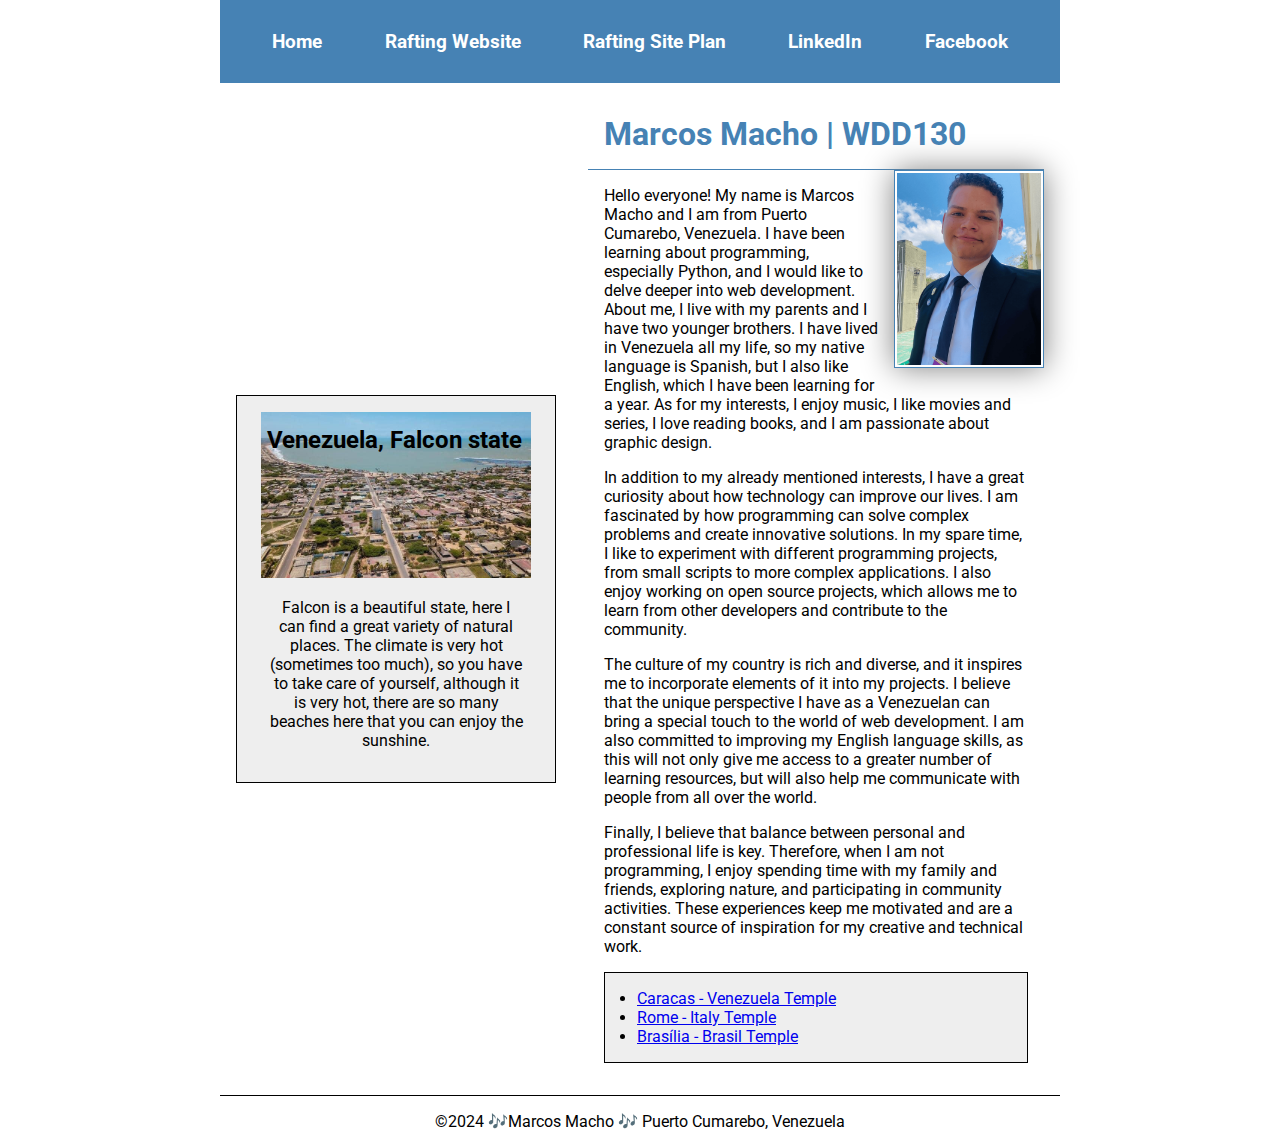
<file: index.html>
<!DOCTYPE html>
<html lang="en-US">
  <head>
    <meta charset="UTF-8" />
    <meta name="viewport" content="width=device-width, initial-scale=1.0" />
    <meta
      name="description"
      content="Marcos Macho | WDD130 - This Website was created for the purpose to learn about web development, but also you can find more information about me, like the things I like."
    />
    <meta name="author" content="Marcos Macho" />
    <link rel="stylesheet" href="styles/style.css" />
    <title>Marcos Macho | WDD 130</title>
  </head>
  <body>
    <header>
      <nav>
        <a href="#">Home</a>
        <a href="wwr/">Rafting Website</a>
        <a href="wwr/site-plan-rafting.html">Rafting Site Plan</a>
        <a href="https://linkedin.com">LinkedIn</a>
        <a href="https://facebook.com">Facebook</a>
      </nav>
    </header>
    <div class="grid">
      <main>
        <h1>Marcos Macho | WDD130</h1>
        <img
          src="images/profile.png"
          alt="Hello! My name is Marcos Macho"
          width="200"
        />
        <p>
          Hello everyone! My name is Marcos Macho and I am from Puerto Cumarebo,
          Venezuela. I have been learning about programming, especially Python,
          and I would like to delve deeper into web development. About me, I
          live with my parents and I have two younger brothers. I have lived in
          Venezuela all my life, so my native language is Spanish, but I also
          like English, which I have been learning for a year. As for my
          interests, I enjoy music, I like movies and series, I love reading
          books, and I am passionate about graphic design.
        </p>

        <p>
          In addition to my already mentioned interests, I have a great
          curiosity about how technology can improve our lives. I am fascinated
          by how programming can solve complex problems and create innovative
          solutions. In my spare time, I like to experiment with different
          programming projects, from small scripts to more complex applications.
          I also enjoy working on open source projects, which allows me to learn
          from other developers and contribute to the community.
        </p>
        <p>
          The culture of my country is rich and diverse, and it inspires me to
          incorporate elements of it into my projects. I believe that the unique
          perspective I have as a Venezuelan can bring a special touch to the
          world of web development. I am also committed to improving my English
          language skills, as this will not only give me access to a greater
          number of learning resources, but will also help me communicate with
          people from all over the world.
        </p>
        <p>
          Finally, I believe that balance between personal and professional life
          is key. Therefore, when I am not programming, I enjoy spending time
          with my family and friends, exploring nature, and participating in
          community activities. These experiences keep me motivated and are a
          constant source of inspiration for my creative and technical work.
        </p>
        <!-- List of my favorites temples -->
        <ul class="box indent">
          <li>
            <a
              href="https://www.churchofjesuschrist.org/temples/details/caracas-venezuela-temple?lang=eng"
              target="_blank"
              >Caracas - Venezuela Temple</a
            >
          </li>
          <li>
            <a
              href="https://www.churchofjesuschrist.org/temples/details/rome-italy-temple?lang=eng"
              target="_blank"
              >Rome - Italy Temple</a
            >
          </li>
          <li>
            <a
              href="https://www.churchofjesuschrist.org/temples/details/brasilia-brazil-temple?lang=eng"
              target="_blank"
              >Brasília - Brasil Temple</a
            >
          </li>
        </ul>
      </main>

      <aside class="box">
        <h2>Venezuela, Falcon state</h2>
        <img src="images/puntofijo.jpeg" alt="Punto Fijo City" />
        <p>
          Falcon is a beautiful state, here I can find a great variety of
          natural places. The climate is very hot (sometimes too much), so you
          have to take care of yourself, although it is very hot, there are so
          many beaches here that you can enjoy the sunshine.
        </p>
      </aside>
    </div>

    <footer>
      <p>©2024 🎶Marcos Macho 🎶 Puerto Cumarebo, Venezuela</p>
    </footer>
  </body>
  <!-- last update = 21/03/2024 -->
</html>
</file>
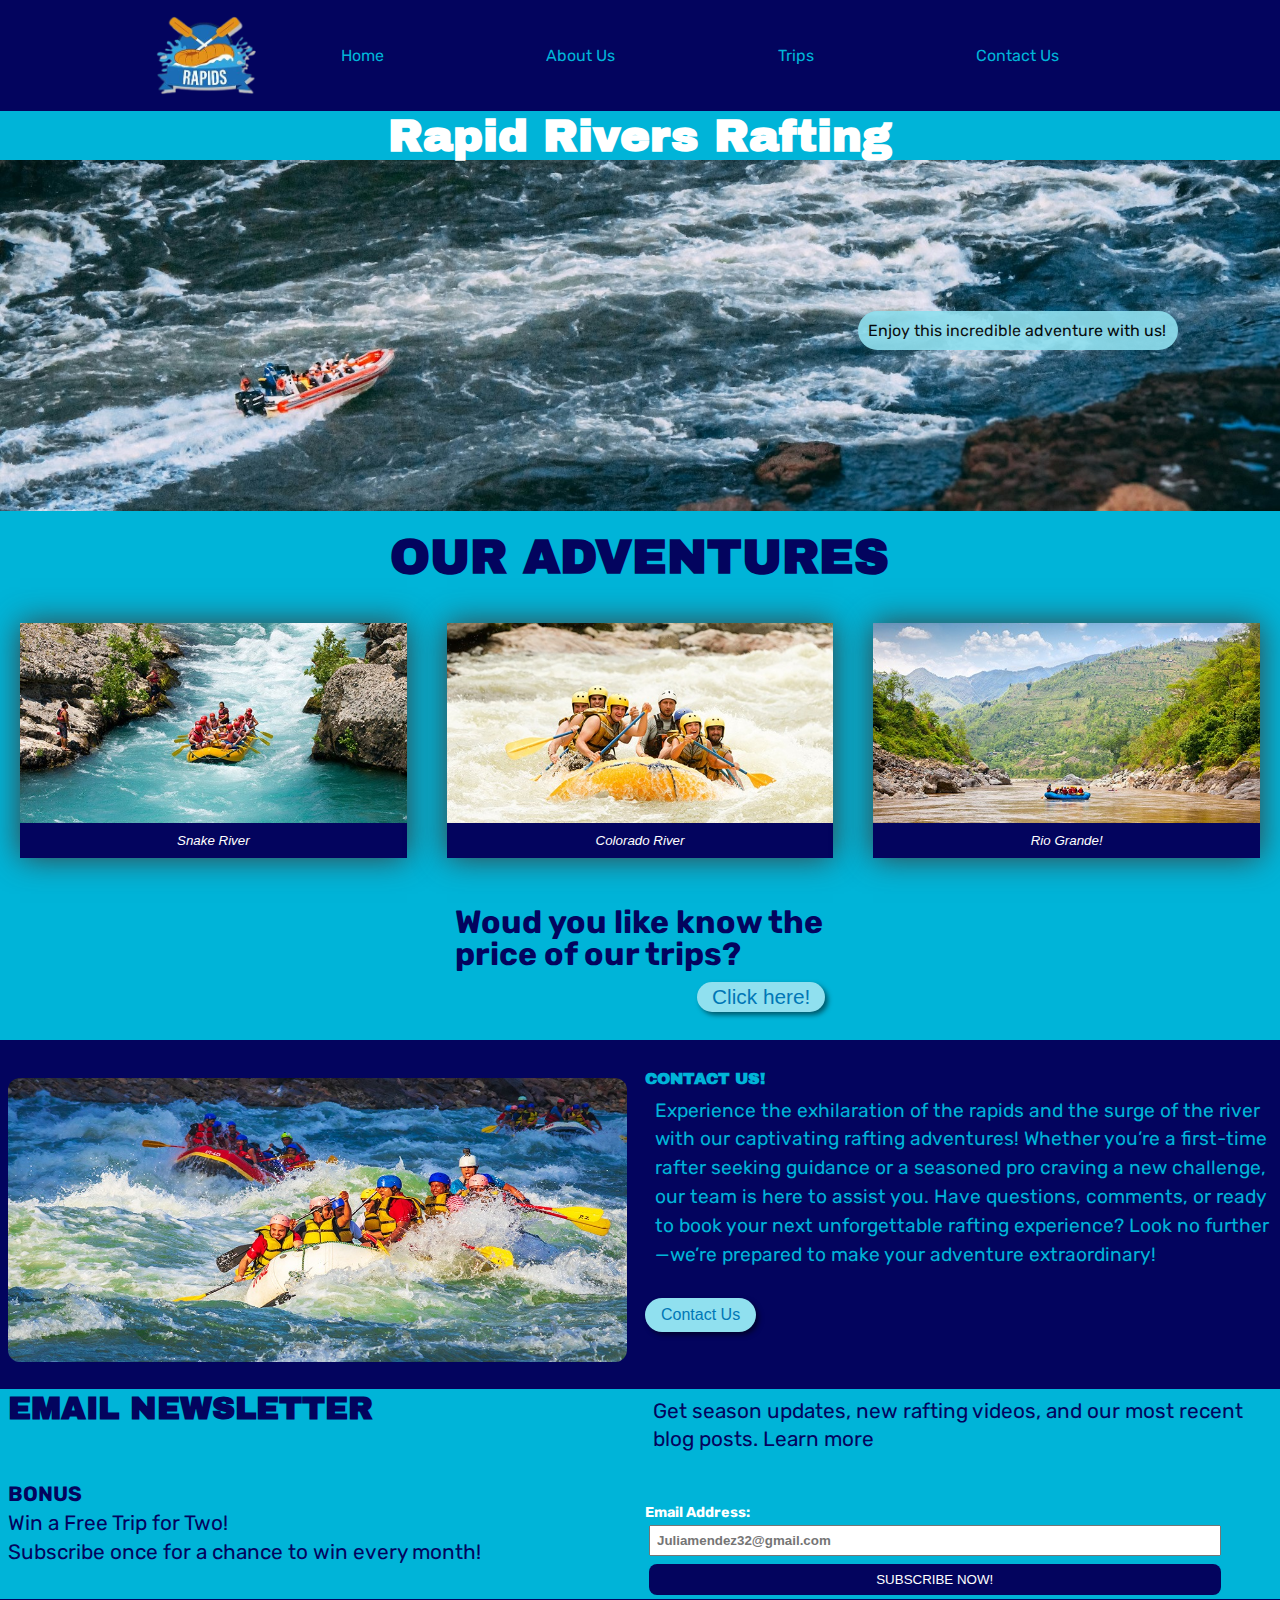
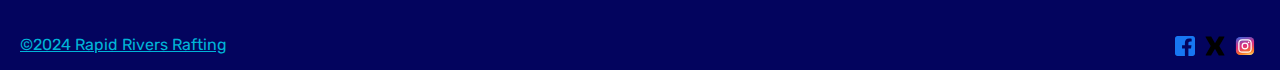
<file: wwr/index.html>
<!DOCTYPE html>
<html lang="en-us">
  <head>
    <meta charset="UTF-8" />
    <meta name="viewport" content="width=device-width, initial-scale=1.0" />
    <meta
      name="description"
      content="In this page the people has more information about the specific trips, adventures, and packages that the rafting company offers to clients."
    />
    <meta name="author" content="Marcos Macho" />
    <title>Home - Rapid Rivers Rafting</title>
    <link rel="stylesheet" href="styles/rafting.css" />
  </head>
<body>
    <!-- Nav-Bar -->
    <header class="about-header">
        <img src="images/logo.png" alt="Logo" />
        <nav class="navbar-header">
          <a href="index.html">Home</a>
          <a href="about.html">About Us</a>
          <a href="trips.html">Trips</a>
          <a href="contact.html">Contact Us</a>
        </nav>
      </header>
      <!-- Main Content -->
      <main>
        
        <!-- Background-image -->
        <section class="hero-index">
            <img src="images/background-home.jpg" alt="Rafting Image" class="background-image-index">
            <h1>Rapid Rivers Rafting</h1>
            <div class="moto2">
                <p>
                    Enjoy this incredible adventure with us!
                </p>
            </div>
        </section>
        
        <!-- Figure Section -->
        <section class="adventures">
            <h2>OUR ADVENTURES</h2>
            
            <figure>
                <img src="images/rafting1.jpg" alt="1">
                <figcaption>Snake River</figcaption>
            </figure>
            
            <figure>
                <img src="images/rafting2.jpg" alt="2">
                <figcaption>Colorado River</figcaption>
            </figure>
            
            <figure>
                <img src="images/rafting3.jpg" alt="3">
                <figcaption>Rio Grande!</figcaption>
            </figure>
            <br>
            <p><b>Woud you like know the price of our trips?</b><a href="trips.html"><button>Click here!</button></a></p>
        </section>
        
        <!-- History section -->
        <section class="history-index">
            <div class="indexcontent">
                <img src="images/rafting4.jpg" alt="Rafting history">
                <div>
                    <h4 style="text-align: left;">CONTACT US!</h4>
                    <p>Experience the exhilaration of the rapids and the surge of the river with our captivating rafting adventures! Whether you’re a first-time rafter seeking guidance or a seasoned pro craving a new challenge, our team is here to assist you. Have questions, comments, or ready to book your next unforgettable rafting experience? Look no further—we’re prepared to make your adventure extraordinary!</p>
                    <br>
                    <a href="contact.html"><button>Contact Us</button></a>
                </div>
            </div>
        </section>
        <br>
        <section class="indexcontent-form">
            <h3>EMAIL NEWSLETTER</h3>
            <p>Get season updates, new rafting videos, and our most recent blog posts. Learn more</p>
            <p><b>BONUS</b><br>Win a Free Trip for Two!<br>Subscribe once for a chance to win every month!</p>
            
            <!-- Form section -->
            <form action="your-submit-action-url" method="post">
                <label for="email">Email Address:</label>
                <input type="email" id="email" name="email" required placeholder="Juliamendez32@gmail.com"/>
                <br>
                <input class="newsletterbutton-index" type="submit" value="SUBSCRIBE NOW!"/>
            </form>
        </section>
        <br>
      </main>
      
      <!-- Footer -->
      <footer>
        <p>©2024 Rapid Rivers Rafting</p>
        <nav class="sociallinks">
          <a href="https://www.facebook.com">
            <img src="images/facebook.svg" alt="Facebook" />
          </a>
          <a href="https://twitter.com">
            <img src="images/x.svg" alt="X" />
          </a>
          <a href="https://www.instagram.com">
            <img src="images/instagram.svg" alt="Instagram" />
          </a>
        </nav>
      </footer>    
</body>
</html>
</file>
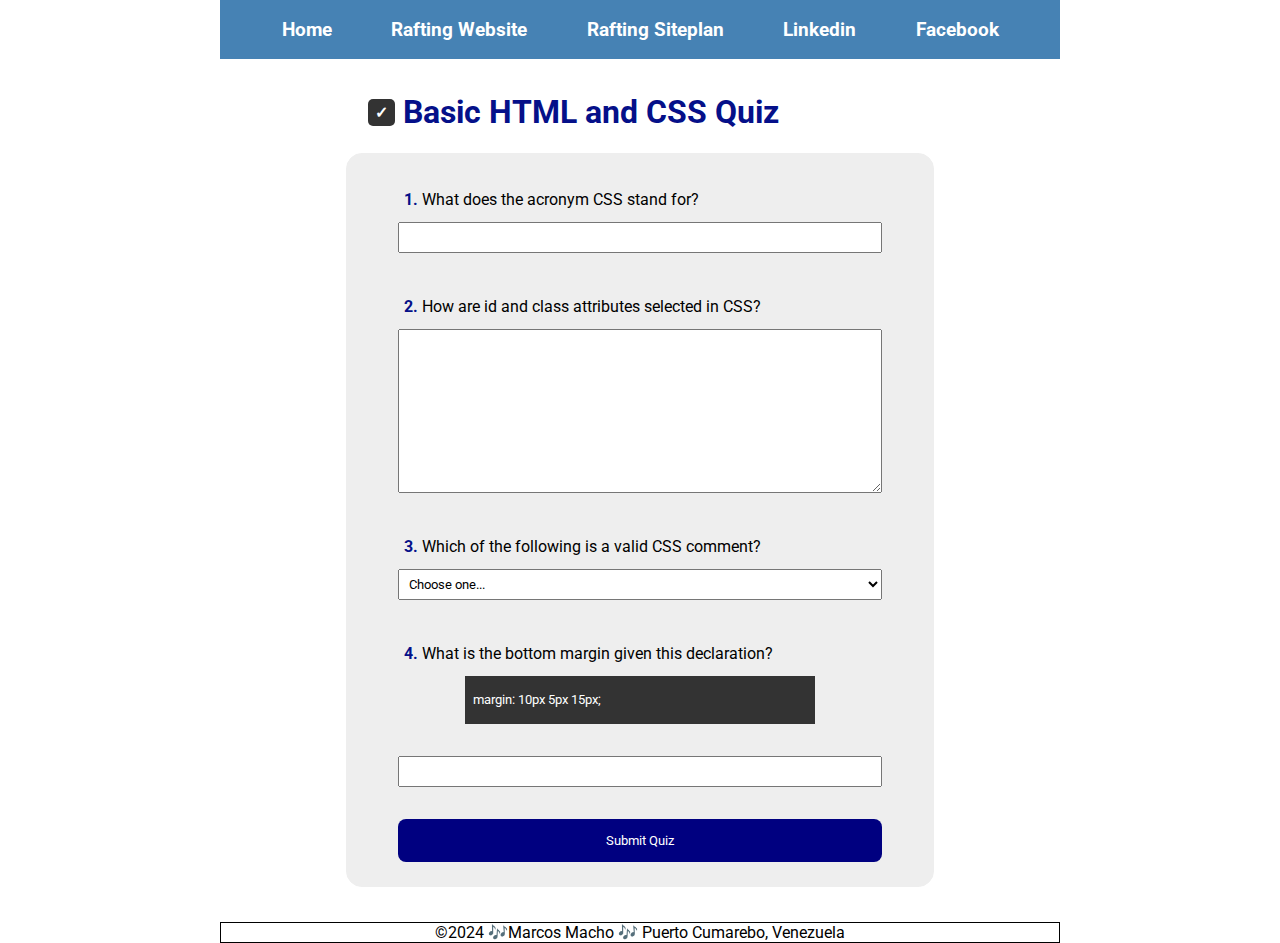
<file: quiz.html>
<!DOCTYPE html>
<html lang="en-us">
  <head>
    <meta charset="UTF-8">
    <meta name="viewport" content="width=device-width, initial-scale=1.0" />
    <meta
      name="description"
      content="This page is an HTML and CSS Quiz, usig the forms"
    />
    <meta name="author" content="Marcos Macho" />
    <title>Quiz HTML/CSS</title>
    <link rel="stylesheet" href="styles/quiz.css" />
  </head>
  <body>
    <header>
      <nav>
        <a href="#">Home</a>
        <a href="#">Rafting Website</a>
        <a href="#">Rafting Siteplan</a>
        <a href="#" target="_blank">Linkedin</a>
        <a href="#" target="_blank">Facebook</a>
      </nav>
    </header>

    <main>
      <div class="grid">
        <h1><span class="checkmark">✓</span> Basic HTML and CSS Quiz</h1>

        <!-- Form -->
        <form class="quiz">
          <!-- Question 1 -->
          <label for="q1">1. What does the acronym CSS stand for?</label>
          <input type="text" name="q1" id="q1" />
          <br />

          <!-- Question 2 -->
          <label for="q2">2. How are id and class attributes selected in CSS?</label>
          <textarea name="q2" id="q2" cols="30" rows="10"></textarea>
          <br />

          <!-- Question 3 -->
          <label for="q3">3. Which of the following is a valid CSS comment?</label>
          <select name="q3" id="q3">
            <option value="" disabled selected>Choose one...</option>
            <option value="1">/* This is a valid comment */</option>
            <option value="2">// This is a valid comment //</option>
            <option value="3"># This is not a valid comment #</option>
          </select>
          <br />

          <!-- Question 4 -->
          <label for="q4">4. What is the bottom margin given this declaration?</label>
          <span class="code">margin: 10px 5px 15px;</span>
          <br />
          <input type="number" name="q4" id="q4" />
          <br />

          <!-- Submit Button -->
          <button type="submit">Submit Quiz</button>
        </form>
        <br />
      </div>
    </main>

    <footer>
      <p>©2024 🎶Marcos Macho 🎶 Puerto Cumarebo, Venezuela</p>
    </footer>
  </body>
  <!-- last update = 28/03/2024 -->
</html>
</file>
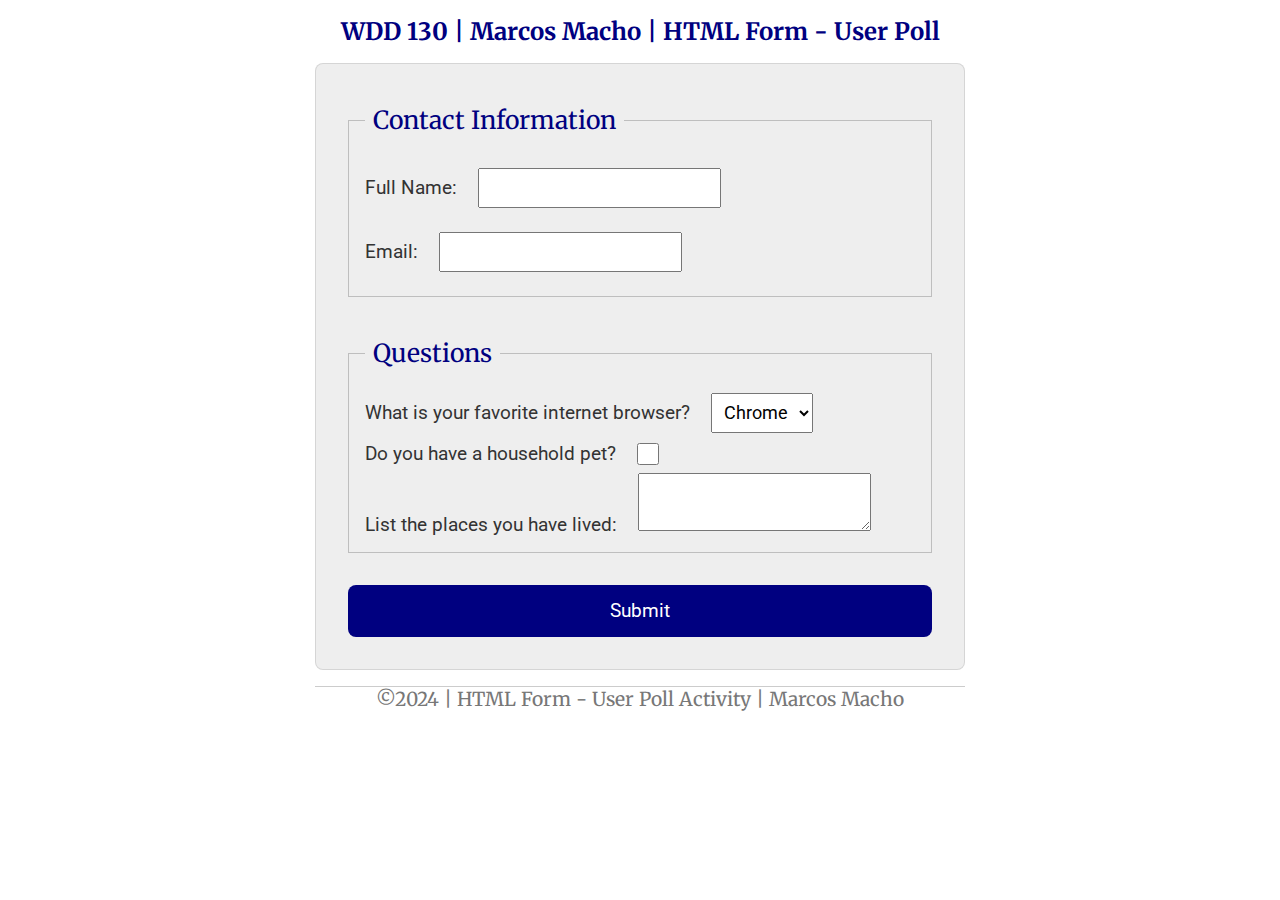
<file: week05/poll-form.html>
<!DOCTYPE html>
<html lang="en-us">
  <head>
    <meta charset="UTF-8" />
    <meta name="viewport" content="width=device-width, initial-scale=1.0" />
    <title>WDD 130 | HTML Form - User Poll</title>
    <link rel="stylesheet" href="poll-form.css" />
  </head>
  <body>
    <!-- Header -->
    <header>
      <h1>WDD 130 | Marcos Macho | HTML Form - User Poll</h1>
    </header>

    <!-- Main -->
    <main>
      <form>
        <fieldset>
          <legend>Contact Information</legend>
          <div class="form-item">
            <div class="column1">
              <label for="fullname">Full Name:</label>
              <input type="text" id="fullname" name="fullname" />
            </div>
          </div>
          <div class="form-item">
            <div class="column1">
              <label for="useremail">Email:</label>
              <input type="email" id="useremail" name="useremail" />
            </div>
          </div>
        </fieldset>

        <fieldset>
          <legend>Questions</legend>
          <div class="form-item">
            <div class="column2">
              <label for="browser"
                >What is your favorite internet browser?</label
              >
              <select name="browser" id="browser">
                <option value="chrome">Chrome</option>
                <option value="firefox">Firefox</option>
                <option value="safari">Safari</option>
                <option value="edge">Edge</option>
                <option value="brave">Brave</option>
                <option value="other">Other</option>
              </select>
            </div>
          </div>
          <div class="form-item">
            <div class="column2">
              <label for="pet">Do you have a household pet?</label>
              <input type="checkbox" id="pet" name="pet" />
            </div>
          </div>
          <div class="form-item">
            <div class="column2">
              <label for="feedback">List the places you have lived:</label>
              <textarea name="feedback" id="feedback"></textarea>
            </div>
          </div>
        </fieldset>

        <button type="submit">Submit</button>
      </form>
    </main>

    <!-- Footer -->
    <footer>
      <p>©2024 | HTML Form - User Poll Activity | Marcos Macho</p>
    </footer>
  </body>
</html>
</file>
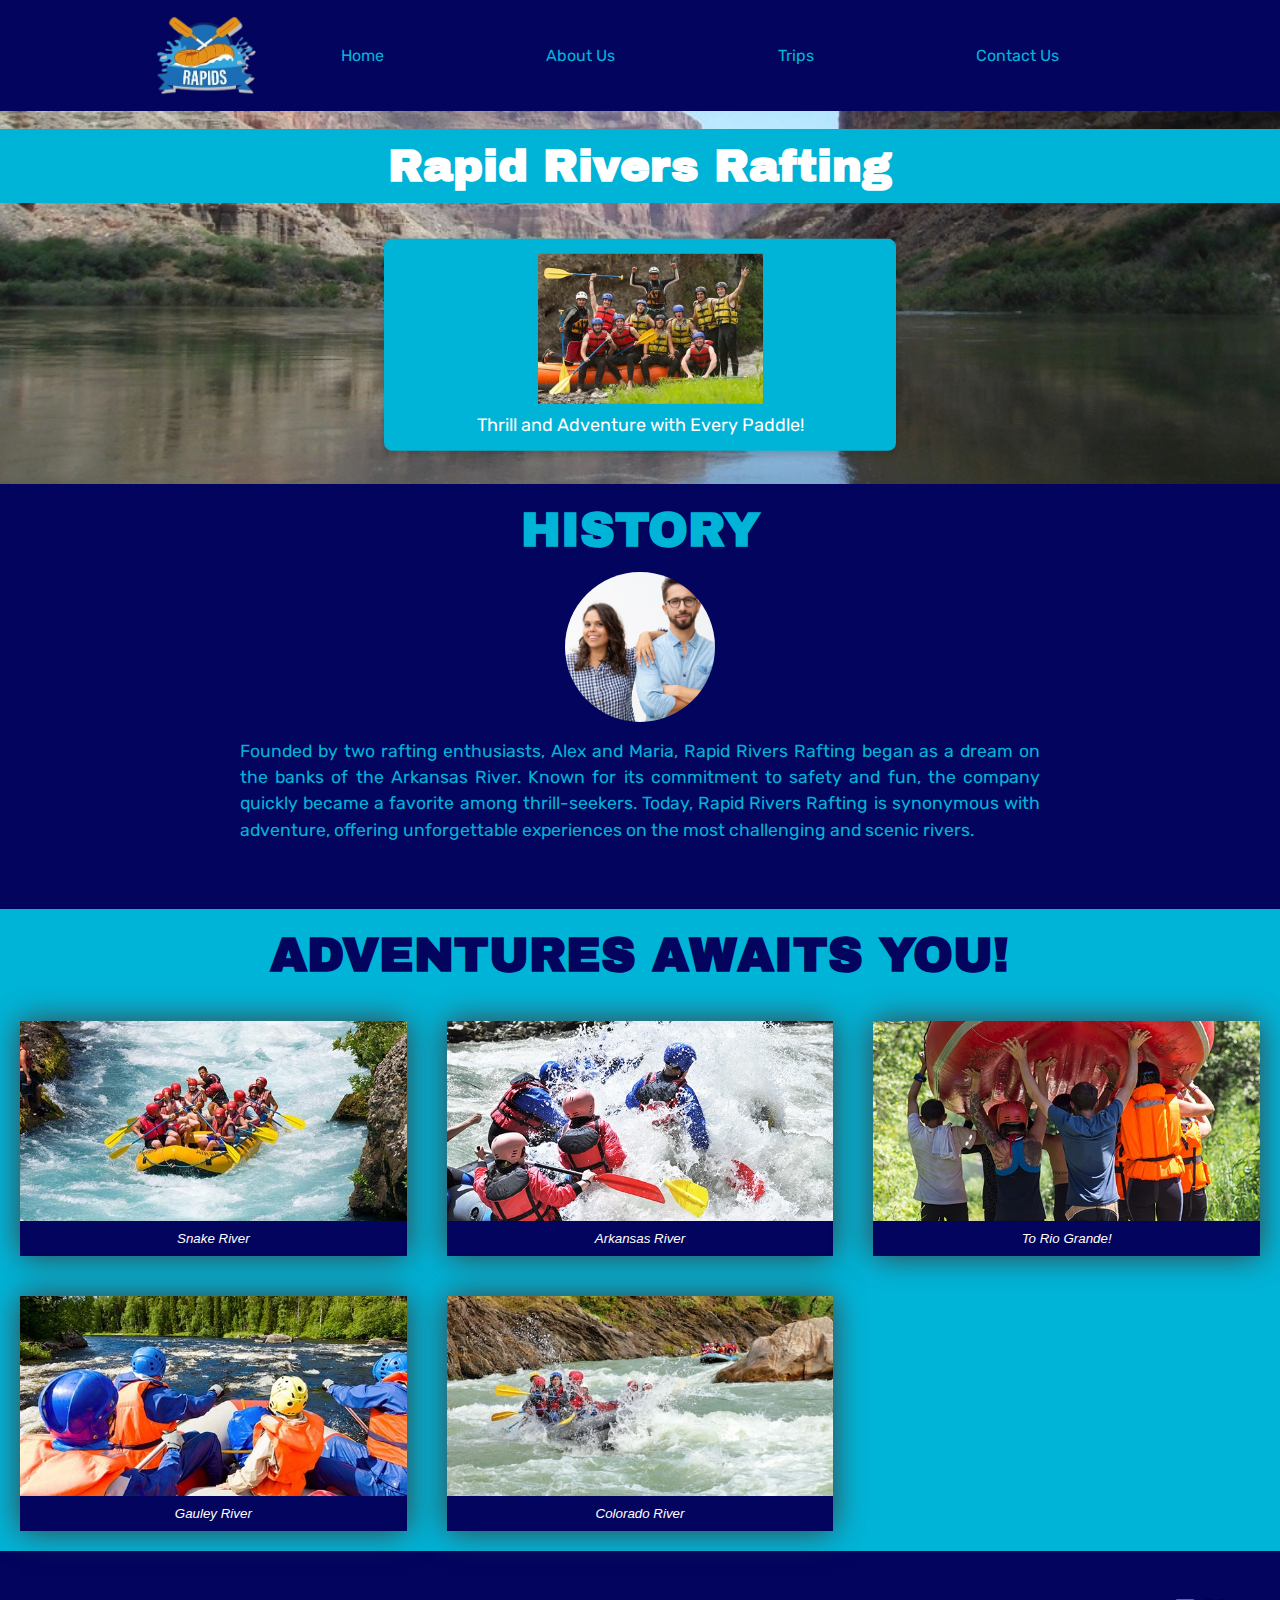
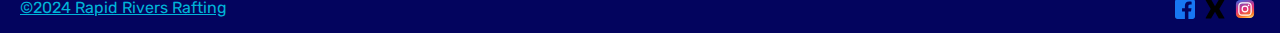
<file: wwr/about.html>
<!DOCTYPE html>
<html lang="en-us">
  <head>
    <meta charset="UTF-8">
    <meta name="viewport" content="width=device-width, initial-scale=1.0" />
    <meta
      name="description"
      content="Page for obtain more informationa about Rapid Rivers Rafting, here you will find more about us and our adventures"
    />
    <meta name="author" content="Marcos Macho" />
    <title>About Us - Rapid Rivers Rafting</title>
    <link rel="stylesheet" href="styles/rafting.css" />
  </head>
  <body>
    <header class="about-header">
      <img src="images/logo.png" alt="Logo" />
      <nav class="navbar-header">
        <a href="index.html"> Home</a>
        <a href="about.html"> About Us</a>
        <a href="trips.html"> Trips</a>
        <a href="contact.html"> Contact Us</a>
      </nav>
    </header>

    <main>
      <section class="hero">
        <img src="images/hero.jpg" alt="hero images" class="background-image" />
        <h1>Rapid Rivers Rafting</h1>
        <div class="clients">
          <img src="images/clients.jpg" alt="Happy customer" />
          <p>Thrill and Adventure with Every Paddle!</p>
        </div>
      </section>

      <section class="history">
        <h2>HISTORY</h2>
        <img src="images/founder.jpg" alt="founder of the company" />
        <p>
          Founded by two rafting enthusiasts, Alex and Maria, Rapid Rivers
          Rafting began as a dream on the banks of the Arkansas River. Known for
          its commitment to safety and fun, the company quickly became a
          favorite among thrill-seekers. Today, Rapid Rivers Rafting is
          synonymous with adventure, offering unforgettable experiences on the
          most challenging and scenic rivers.
        </p>
      </section>

      <section class="adventures">
        <h2>ADVENTURES AWAITS YOU!</h2>

        <figure>
          <img src="images/a1.jpg" alt="adventure 1" />
          <figcaption>Snake River</figcaption>
        </figure>

        <figure>
          <img src="images/a2.jpg" alt="adventure 2" />
          <figcaption>Arkansas River</figcaption>
        </figure>

        <figure>
          <img src="images/a3.jpg" alt="adventure 3" />
          <figcaption>To Rio Grande!</figcaption>
        </figure>

        <figure>
          <img src="images/a4.jpg" alt="adventure 4" />
          <figcaption>Gauley River</figcaption>
        </figure>

        <figure>
          <img src="images/a5.jpg" alt="adventure 5" />
          <figcaption>Colorado River</figcaption>
        </figure>
      </section>
    </main>

    <footer>
      <p>©2024 Rapid Rivers Rafting</p>

      <nav class="sociallinks">
        <a href="https://www.facebook.com">
          <img src="images/facebook.svg" alt="Facebook" />
        </a>
        <a href="https://twitter.com">
          <img src="images/x.svg" alt="X" />
        </a>
        <a href="https://www.instagram.com">
          <img src="images/instagram.svg" alt="Instagram" />
        </a>
      </nav>
    </footer>
  </body>
</html>
</file>
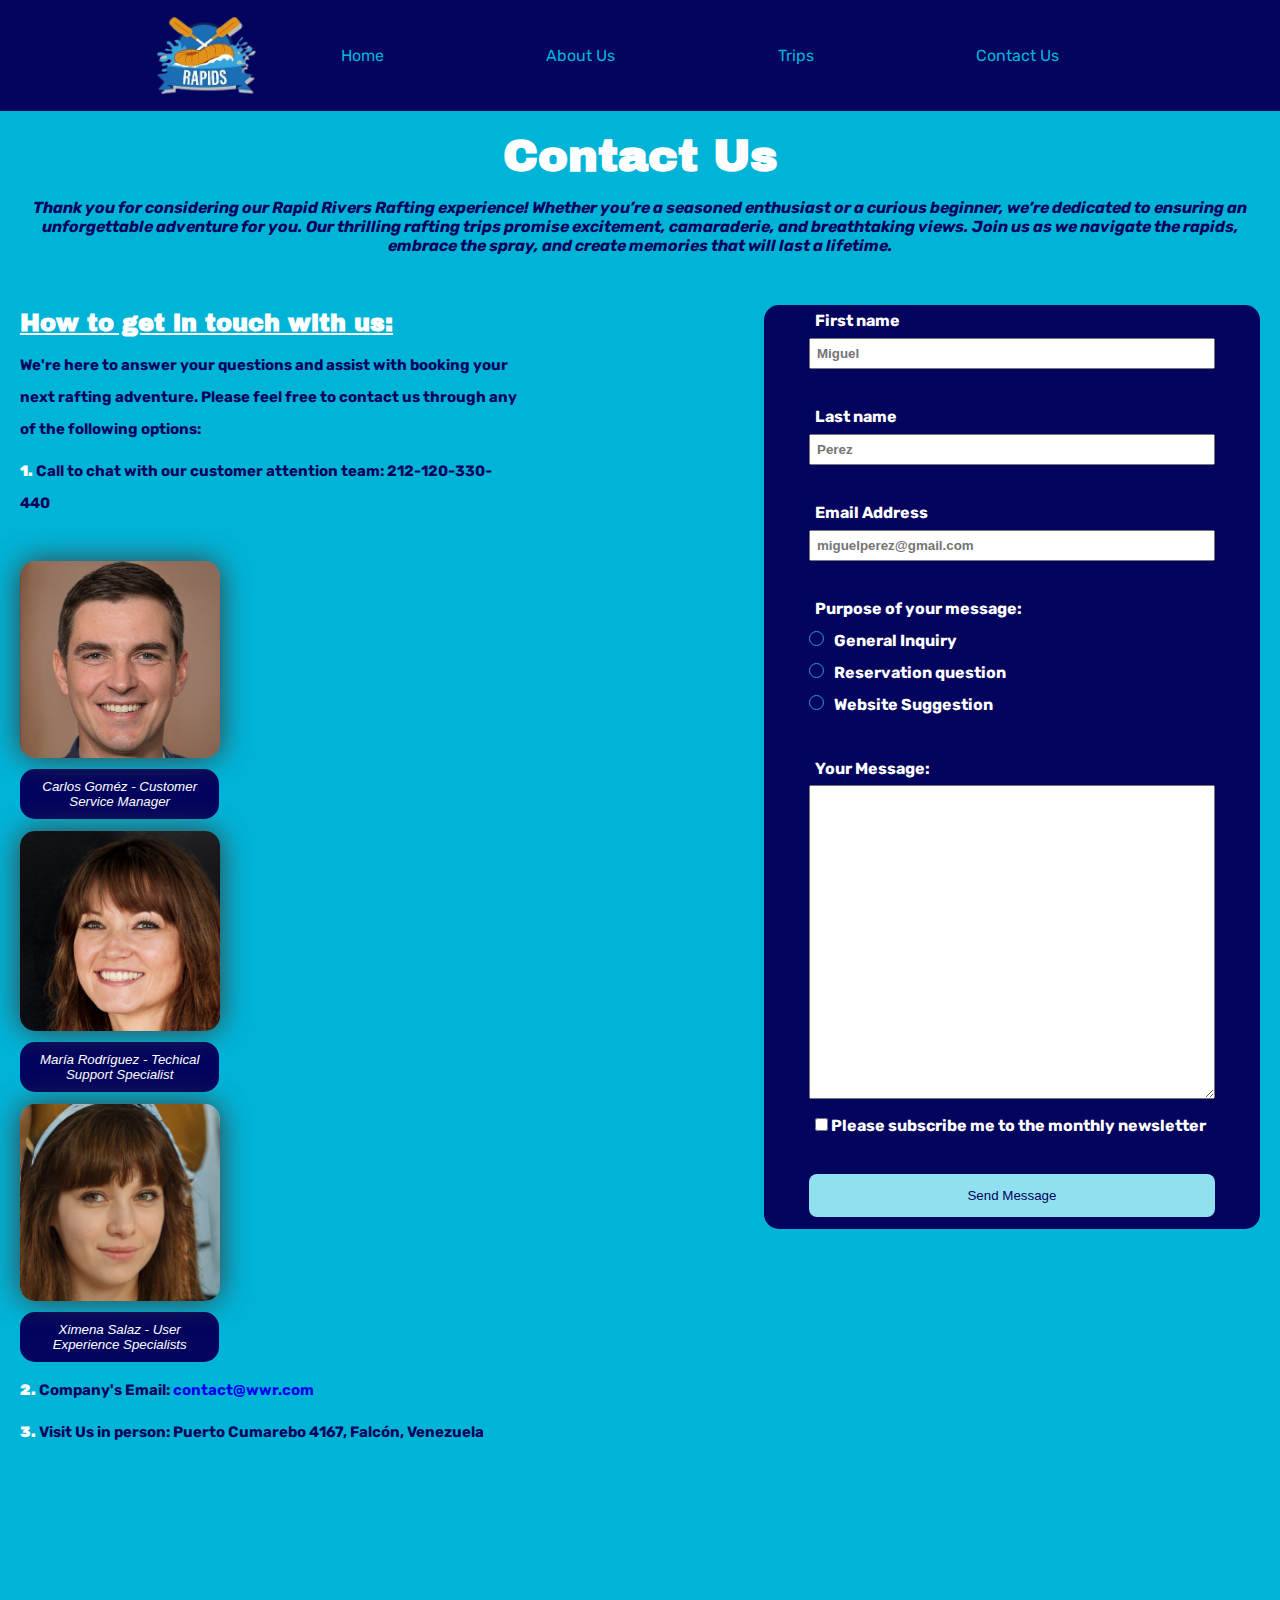
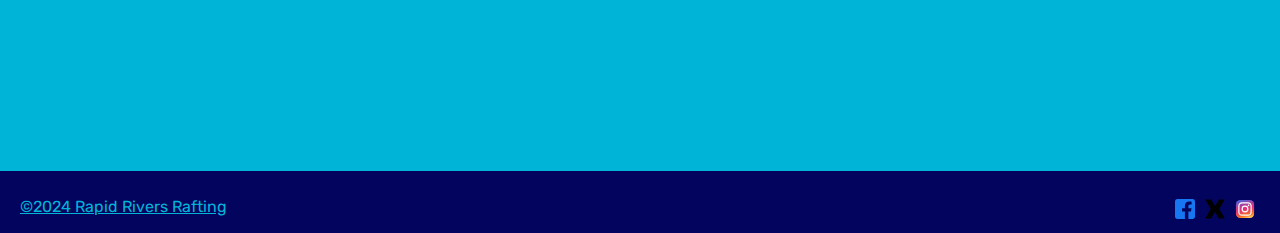
<file: wwr/contact.html>
<!DOCTYPE html>
<html lang="en-us">
  <head>
    <meta charset="UTF-8">
    <meta name="viewport" content="width=device-width, initial-scale=1.0" />
    <meta
      name="description"
      content="Page for contact us, here you can find information to get in touch with the team."
    />
    <meta name="author" content="Marcos Macho" />
    <title>Contact Us-Rapid Rivers Rafting</title>
    <link rel="stylesheet" href="styles/rafting.css" />
  </head>
  <body>
    <header class="about-header">
      <img src="images/logo.png" alt="Logo" />
      <nav class="navbar-header">
        <a href="index.html"> Home</a>
        <a href="about.html"> About Us</a>
        <a href="trips.html"> Trips</a>
        <a href="contact.html"> Contact Us</a>
      </nav>
    </header>

    <main>
      <section class="contact">
        <h1>Contact Us</h1>
        <p class="p1">
          Thank you for considering our Rapid Rivers Rafting experience! Whether
          you’re a seasoned enthusiast or a curious beginner, we’re dedicated to
          ensuring an unforgettable adventure for you. Our thrilling rafting
          trips promise excitement, camaraderie, and breathtaking views. Join us
          as we navigate the rapids, embrace the spray, and create memories that
          will last a lifetime.
        </p>
        <div class="contact-content">
          <section>
            <br />
            <h2>How to get in touch with us:</h2>
            <p class="p2">
              We're here to answer your questions and assist with booking your
              next rafting adventure. Please feel free to contact us through any
              of the following options:
            </p>
            <p class="p3">
              1. Call to chat with our customer attention team: 212-120-330-440
            </p>
            <br />
            <section class="customer-attention">
              <figure>
                <img src="images/employees1.jpg" alt="employees1" />
                <figcaption>Carlos Goméz - Customer Service Manager</figcaption>
              </figure>
              <figure>
                <img src="images/employees2.jpg" alt="employees2" />
                <figcaption>
                  María Rodríguez - Techical Support Specialist
                </figcaption>
              </figure>
              <figure>
                <img src="images/employees3.jpg" alt="employees3" />
                <figcaption>
                  Ximena Salaz - User Experience Specialists
                </figcaption>
              </figure>
            </section>
            <p class="p3">
              2. Company's Email:
              <a href="Rapidrivers@wwr.com">contact@wwr.com</a>
            </p>
            <p class="p3">
              3. Visit Us in person: Puerto Cumarebo 4167, Falcón, Venezuela
            </p>
            <br />
            <iframe
              class="map"
              src="https://www.google.com/maps/embed?pb=!1m14!1m8!1m3!1d1955.5116001857643!2d-69.383339!3d11.405861!3m2!1i1024!2i768!4f13.1!3m3!1m2!1s0x8e84234a880c01ad%3A0x7375c7c4f558d972!2sPuerto%20Cumarebo%2C%20Falc%C3%B3n!5e0!3m2!1ses!2sve!4v1711860410971!5m2!1ses!2sve"
              allowfullscreen=""
              loading="lazy"
              referrerpolicy="no-referrer-when-downgrade"
            >
            </iframe>
          </section>

          <form class="box-form">
            <label for="name">First name</label>
            <input type="text" class="name" id="name" placeholder="Miguel" />
            <br />
            <br />

            <label for="lastname">Last name</label>
            <input
              type="text"
              class="lastname"
              id="lastname"
              placeholder="Perez"
            />
            <br />
            <br />

            <label for="email">Email Address</label>
            <br />
            <input
              type="email"
              class="email"
              id="email"
              placeholder="miguelperez@gmail.com"
            />
            <br />
            <br />

            <div class="radio-group">
              <label>Purpose of your message:</label>
              <br />
              <input
                type="radio"
                id="generalInquiry"
                name="purpose"
                value="generalInquiry"
              />
              <label for="generalInquiry">General Inquiry</label>
              <br/>

              <input
                type="radio"
                id="reservationQuestion"
                name="purpose"
                value="reservation Question"
              />
              <label for="reservationQuestion">Reservation question</label
              ><br/>

              <input
                type="radio"
                id="websiteSuggestion"
                name="purpose"
                value="Website Suggestion"
              />
              <label for="websiteSuggestion">Website Suggestion</label>
              <br>

            </div>
            <br />
            <label for="message">Your Message:</label>
            <br />
            <textarea class="message" id="message" rows="20"></textarea>
            <br />
            <label>
              <input type="checkbox" name="subscribeNewsletter" id="yes" />
              Please subscribe me to the monthly newsletter
            </label>
            <br />
            <br />
            <input 
              class="contactContentbutton"
              type="submit"
              value="Send Message"
            />
          </form>
        </div>
      </section>
    </main>

    <footer>
      <p>©2024 Rapid Rivers Rafting</p>

      <nav class="sociallinks">
        <a href="https://www.facebook.com">
          <img src="images/facebook.svg" alt="Facebook" />
        </a>
        <a href="https://twitter.com">
          <img src="images/x.svg" alt="X" />
        </a>
        <a href="https://www.instagram.com">
          <img src="images/instagram.svg" alt="Instagram" />
        </a>
      </nav>
    </footer>
  </body>
</html>
</file>
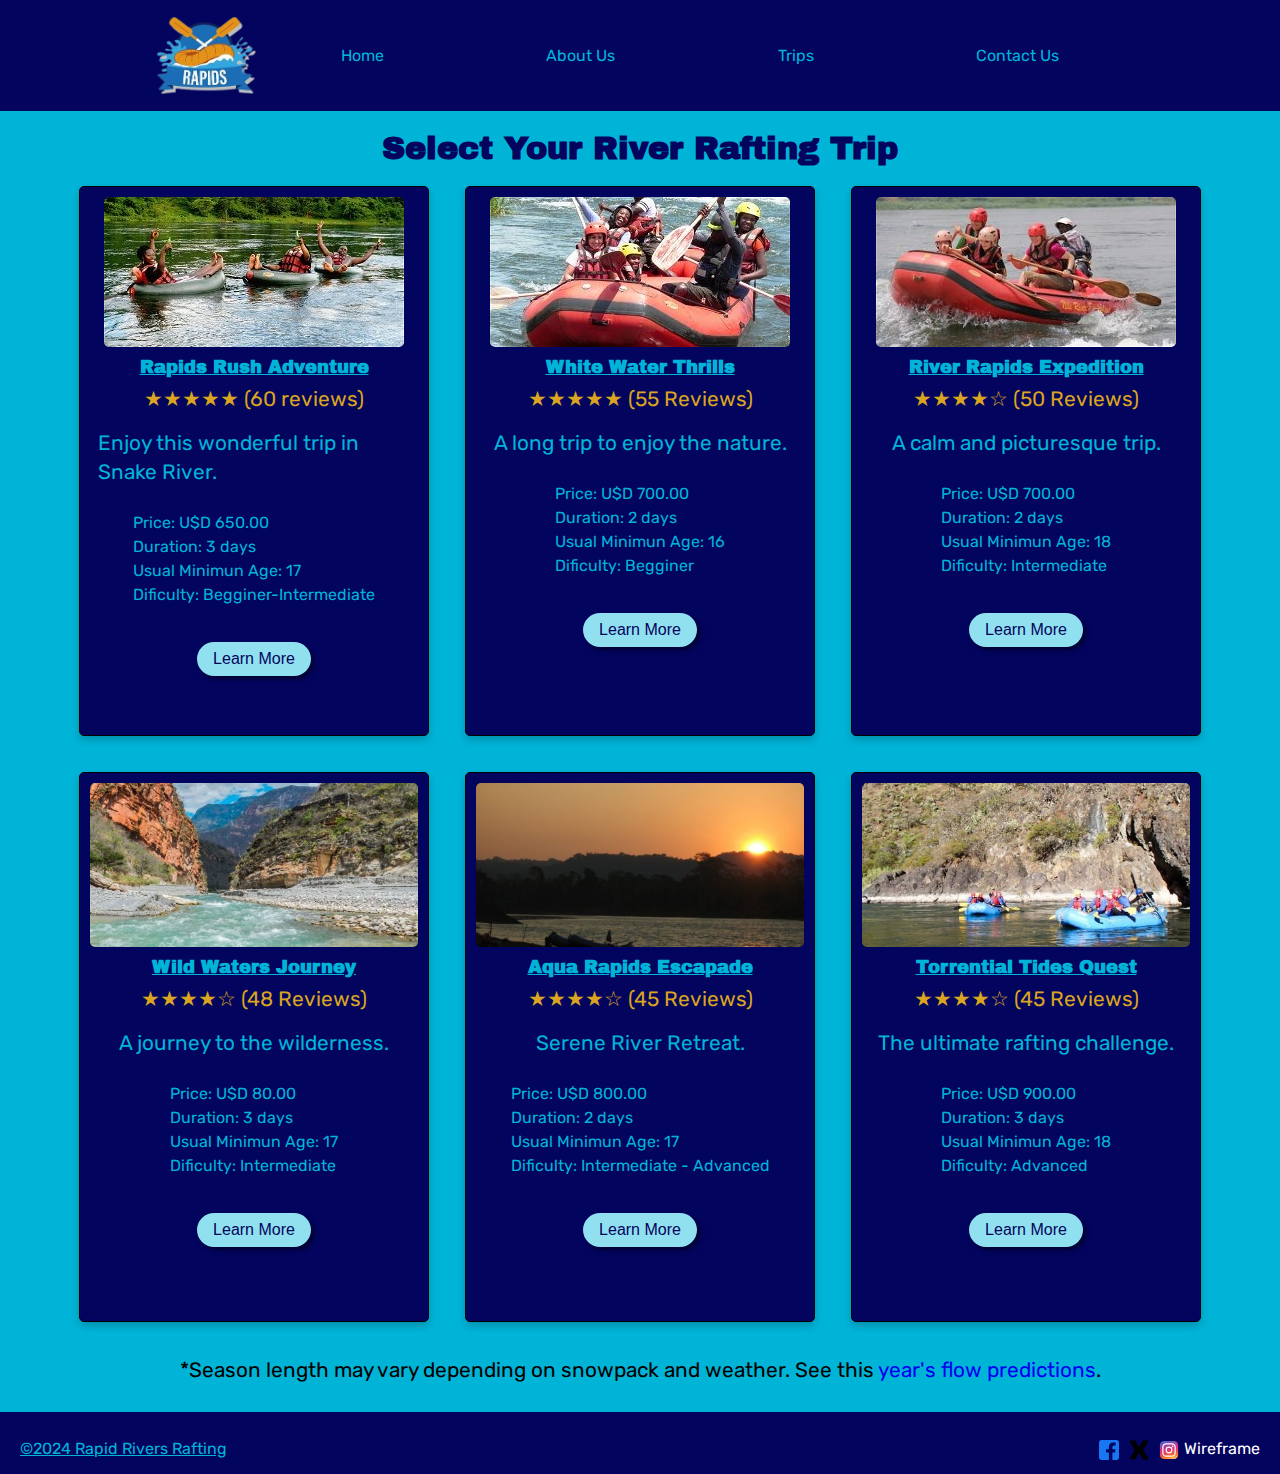
<file: wwr/trips.html>
<!DOCTYPE html>
<html lang="en-us">
  <head>
    <meta charset="UTF-8" />
    <meta name="viewport" content="width=device-width, initial-scale=1.0" />
    <meta
      name="description"
      content="In this page the people has more information about the specific trips, adventures, and packages that the rafting company offers to clients."
    />
    <meta name="author" content="Marcos Macho" />
    <title>Trips - Rapid Rivers Rafting</title>
    <link rel="stylesheet" href="styles/rafting.css" />
  </head>
  <body>
    <!-- Nav-Bar -->
    <header class="about-header">
      <img src="images/logo.png" alt="Logo" />
      <nav class="navbar-header">
        <a href="index.html">Home</a>
        <a href="about.html">About Us</a>
        <a href="trips.html">Trips</a>
        <a href="contact.html">Contact Us</a>
      </nav>
    </header>
    <!-- Main Content -->
    <main>
      <section class="trip-main">
        <h2>Select Your River Rafting Trip</h2>
        <div class="">
          <section>
            <div class="container">
              <!-- Pack Number #1 -->
              <div class="card">
                <img src="images/trips1.jpg" alt="illustrative images" />
                <h4>Rapids Rush Adventure</h4>
                <p class="reviews">★★★★★ (60 reviews)</p>
                <p>Enjoy this wonderful trip in Snake River.</p>
                <ul>
                  <li>Price: U$D 650.00</li>
                  <li>Duration: 3 days</li>
                  <li>Usual Minimun Age: 17</li>
                  <li>Dificulty: Begginer-Intermediate</li>
                </ul>
                <br />
                <a href="contact.html"><button>Learn More</button></a>
                <br />
                <br />
              </div>

              <!-- Pack Number #2 -->
              <div class="card">
                <img src="images/trips2.jpg" alt="illustrative images" />
                <h4>White Water Thrills</h4>
                <p class="reviews">★★★★★ (55 Reviews)</p>
                <p>A long trip to enjoy the nature.</p>
                <ul>
                  <li>Price: U$D 700.00</li>
                  <li>Duration: 2 days</li>
                  <li>Usual Minimun Age: 16</li>
                  <li>Dificulty: Begginer</li>
                </ul>
                <br />
                <a href="contact.html"><button>Learn More</button></a>
                <br />
                <br />
              </div>

              <!-- Pack Number #3 -->
              <div class="card">
                <img src="images/trips3.jpg" alt="illustrative images" />
                <h4>River Rapids Expedition</h4>
                <p class="reviews">★★★★☆ (50 Reviews)</p>
                <p>A calm and picturesque trip.</p>
                <ul>
                  <li>Price: U$D 700.00</li>
                  <li>Duration: 2 days</li>
                  <li>Usual Minimun Age: 18</li>
                  <li>Dificulty: Intermediate</li>
                </ul>
                <br />
                <a href="contact.html"><button>Learn More</button></a>
                <br />
                <br />
              </div>

              <!-- Pack Number #4 -->
              <div class="card">
                <img src="images/trips4.jpg" alt="illustrative images" />
                <h4>Wild Waters Journey</h4>
                <p class="reviews">★★★★☆ (48 Reviews)</p>
                <p>A journey to the wilderness.</p>
                <ul>
                  <li>Price: U$D 80.00</li>
                  <li>Duration: 3 days</li>
                  <li>Usual Minimun Age: 17</li>
                  <li>Dificulty: Intermediate</li>
                </ul>
                <br />
                <a href="contact.html"><button>Learn More</button></a>
                <br />
                <br />
              </div>

              <!-- Pack Number #5 -->
              <div class="card">
                <img src="images/trips5.jpg" alt="illustrative images" />
                <h4>Aqua Rapids Escapade</h4>
                <p class="reviews">★★★★☆ (45 Reviews)</p>
                <p>Serene River Retreat.</p>
                <ul>
                  <li>Price: U$D 800.00</li>
                  <li>Duration: 2 days</li>
                  <li>Usual Minimun Age: 17</li>
                  <li>Dificulty: Intermediate - Advanced</li>
                </ul>
                <br />
                <a href="contact.html"><button>Learn More</button></a>
                <br />
                <br />
              </div>

              <!-- Pack Number #6 -->
              <div class="card">
                <img src="images/trips6.jpg" alt="illustrative images" />
                <h4>Torrential Tides Quest</h4>
                <p class="reviews">★★★★☆ (45 Reviews)</p>
                <p>The ultimate rafting challenge.</p>
                <ul>
                  <li>Price: U$D 900.00</li>
                  <li>Duration: 3 days</li>
                  <li>Usual Minimun Age: 18</li>
                  <li>Dificulty: Advanced</li>
                </ul>
                <br />
                <a href="contact.html"><button>Learn More</button></a>
                <br />
                <br />
              </div>

              <p>
                *Season length may vary depending on snowpack and weather. See
                this <a href="#">year's flow predictions</a>.
              </p>
            </div>
          </section>
        </div>
      </section>
    </main>
    <!-- Footer -->
    <footer>
      <p>©2024 Rapid Rivers Rafting</p>
      <nav class="sociallinks">
        <a href="https://www.facebook.com">
          <img src="images/facebook.svg" alt="Facebook" />
        </a>
        <a href="https://twitter.com">
          <img src="images/x.svg" alt="X" />
        </a>
        <a href="https://www.instagram.com">
          <img src="images/instagram.svg" alt="Instagram" />
        </a>
        <br>
        <a href="/wwr/images/wireframes/wftrips.jpg" class="wireframetrips">Wireframe</a>
      </nav>
    </footer>
  </body>
</html>
</file>
<file: styles/style.css>
@import url('https://fonts.googleapis.com/css2?family=Roboto:ital,wght@0,400;0,500;0,700;1,400&display=swap');

* {
  margin: 0;
  padding: 0;
  box-sizing: border-box;
}

header,
footer {
  max-width: 840px;
  margin: 0 auto;
}

body {
  font-size: 16px;
  font-family: "Roboto", Arial, sans-serif;
}

h1 {
  padding: 1rem;
  border-bottom: 1px solid steelblue;
}

nav {
  background-color: steelblue;
  padding: 10px;
  display: flex;
  justify-content: space-evenly;
  align-items: center;
}

nav a {
  display: block;
  padding: 0.5rem;
  text-decoration: none;
  font-size: 1.2rem;
  font-weight: 700;
  color: #fff;
}

nav a {
  color: white;
  display: block;
  padding: 20px;
}

h1 {
  color: steelblue;
}

main img {
  width: 150px;
  height: auto;
  border: 1px solid steelblue;
  padding: 2px;
  box-shadow: 0 0 30px gray;
  float: right;
  margin: 0 0 1rem 1rem;
}

p {
  margin: 1rem;
  padding: 0;
}

aside {
  width: 20rem;
  text-align: center;
  position: relative;
}

aside img {
  width: 270px;
  height: auto;
}

aside h2 {
  position: absolute;
  top: 30px;
  left: 30px;
}

footer {
  border-top: 1px solid #000;
  text-align: center;
}

/* Class Selectors */
.box {
  margin: 1rem;
  border: 1px solid rgba(0, 0, 0, 1);
  padding: 1rem;
  background-color: #eee;
  color: #000;
}

aside {
  width: 25em;
  text-align: center;
}

.indent {
  padding-left: 2rem;
}

/*.grid */
header,
.grid,
footer {
  max-width: 840px;
  margin: 0 auto;
}

.grid {
  display: grid;
  align-items: center;
}

main {
  grid-column: 2/3;
  margin: 1rem;
}

aside {
  width: 20rem;
  position: relative;
  grid-column: 1/2;
  grid-row: 1/2;
}
</file>
<file: wwr/styles/rafting.css>
@import url('https://fonts.googleapis.com/css2?family=Archivo+Black&family=Rubik:ital,wght@0,300..900;1,300..900&display=swap');

:root {
  --primary-color: #00B4D8;
  --secondary-color: #0077B6;
  --accent1-color: #03045E;
  --accent2-color: #90E0EF;

  --heading-font: "Archivo Black", sans-serif;
  --paragraph-font: 'Rubik', sans-serif;

  --nav-background-color: #03045E;
  --nav-link-color: #00B4D8;
  --nav-hover-link-color: #ffffff;
  --nav-hover-background-color: #90E0EF;
}

* {
  margin: 0;
  padding: 0;
  box-sizing: border-box;
  text-decoration: none;
  list-style: none;
}

body {
  font-family: var(--paragraph-font);
  background-color: var(--nav-background-color)
}

h1,
h2,
h3,
h4,
h5,
h6 {
  font-family: var(--heading-font);
  color: var(--primary-color);
}

/*HEADER AND NAVBAR SECCTION*/
.about-header {
  margin: 1rem auto;
  display: grid;
  grid-template-columns: 120px 2fr;
  align-items: center;
  max-width: 1000px;
  background-color: var(--nav-background-color);
}

.about-header img {
  margin: 0 0.25rem 0 1rem;
  width: 100px;
  height: auto;
}

.navbar-header {
  display: flex;
  list-style: none;
  flex: 1 1 100%;
  justify-content: space-around;
}

.navbar-header {
  text-align: right;
  align-items: center;
}

.navbar-header a {
  text-decoration: none;
  color: var(--primary-color);
  padding: 16px 32px;
  margin: 0;
  border-radius: 5px;
}

.navbar-header a:hover {
  color: var(--nav-hover-link-color);
  background-color: var(--nav-hover-background-color);
}


/*INDEX CONTENT*/
.hero-index {
  position: relative;
  width: 100%;
  height: auto;
  padding: 0;
}

.background-image-index {
  display: block;
  height: 400px;
  width: 100%;
  object-fit: cover;
}

.hero-index h1 {
  position: absolute;
  top: 0%;
  background-color: var(--nav-link-color);
  width: 100%;
  font-family: var(--heading-font);
  font-size: 45px;
  color: #FFFFFF;
  text-align: center;
}

.hero-index>.moto2 {
  position: absolute;
  width: 25%;
  top: 50%;
  right: 8%;
  background-color: var(--accent2-color);
  border-radius: 24px;
  padding: 10px;
  opacity: 0.9;
}

.adventures p {
  text-align: left;
  font-size: 2rem;
  line-height: 2rem;
  padding: 8px;
  color: #03045E; 
}

.adventures button {
  background-color: var(--accent2-color);
  color: var(--secondary-color);
  font-size: 1.3rem;
  border: 0;
  display: block;
  margin: 0 auto;
  border-radius: 26px;
  padding: 3px 15px;
  float:right;
  cursor: pointer;
  box-shadow: 3px 3px 5px 0 rgba(0,0,0,0.5);
  margin-top:  12px;
}


.indexcontent {
  display: grid;
  grid-template-columns: 1fr 1fr;
  gap: 10px;
}

.indexcontent p {
  text-align: left;
  font-size: 1.2rem;
  line-height: 1.8rem;
  padding: 10px;
  color: var(--primary-color);
}

.indexcontent img {
  width: 100%;
  max-height: 300px;
  display: block;
  margin: 0 auto;
  border-radius: 20px;
  padding: 8px;
}

.indexcontent button {
  background-color: var(--accent2-color);
  color: var(--secondary-color);
  font-size: var(--paragraph-font);
  border: 0;
  display: block;
  margin: 0 auto;
  border-radius: 26px;
  padding: 8px 16px;
  float: left;
  cursor: pointer;
  box-shadow: 3px 3px 5px 0 rgba(0,0,0,0.5);
}

.indexcontent-form {
  display: grid;
  grid-template-columns: 1fr 1fr;
  gap: 10px;
  background-color: var(--primary-color);
}

.indexcontent-form p {
  text-align: left;
  font-size: 1.3rem;
  line-height: 1.8rem;
  padding: 8px;
  color: var(--accent1-color);
}

.indexcontent-form h3 {
  text-align: left;
  font-size: 2rem;
  line-height: 1.5rem;
  padding: 8px;
  color: var(--accent1-color);
}

.indexcontent-form input {
  padding: 8px;
  margin: 4px;
}

.indexcontent-form label {
  font-weight: bold;
  font-size: .9em;
}

.newsletterbutton-index {
  background-color: var(--accent1-color);
  color: #ffffff;
  border: none;
  border-radius: 8px;
  margin: 0 auto;
  width: 90%;
  cursor: pointer;
}

/*HERO SECCTION*/
.hero {
  position: relative;
  padding: 0;
  text-align: center;
  overflow: hidden;
}

.background-image {
  display: block;
  width: 100%;
  height: auto;
  object-fit: cover;
}

.hero h1 {
  position: absolute;
  top: 15%;
  left: 50%;
  transform: translate(-50%, -50%);
  width: 100%;
  background-color: var(--nav-link-color);
  font-family: var(--heading-font);
  color: #FFFFFF;
  text-align: center;
  padding: 10px;
  font-size: 45px;
  line-height: 1.2;
  margin: 0;
}

.hero>.clients {
  position: absolute;
  width: 40%;
  top: 40%;
  left: 50%;
  transform: translate(-50%, -10%);
  background-color: var(--nav-link-color);
  padding: 15px;
  border-radius: 8px;
  box-shadow: 0 4px 8px rgba(0, 0, 0, 0.2);
  z-index: 10;
  display: block;
}

.hero>.clients p {
  color: white;
  font-family: var(--paragraph-font);
  margin-top: 10px;
  font-size: 18px;
}

.hero>.clients img {
  display: inline;
  height: 150px;
  margin-left: 20px;
  vertical-align: middle;
}

/*TRIPS SECTION*/
.trip-main {
  text-align: center;
  padding: 20px;
  margin-bottom: 10px;
  background-color: #00B4D8;
}
.trip-main h2 {
  margin-bottom: 10px;
  font-size: 2rem;
  color: var(--accent1-color);
}

.container {
  display: flex;
  flex-wrap: wrap;
  justify-content: center;
  gap: 16px;
}

.card {
  display: flex;
  flex-direction: column;
  align-items: center;
  border: 1px solid #000;
  border-radius: 5px;
  padding: 10px;
  width: 350px;
  margin: 10px;
  box-shadow: 0 4px 8px 0 rgba(0, 0, 0, 0.2);
  height: 550px;
}

.card h4 {
  margin-top: 10px;
  font-size: 18px;
  text-decoration: underline;
}

.card {
  background-color: var(--accent1-color);
  color: #00B4D8;
}

.card img {
  max-width: 100%;
  border-radius: 5px;
  max-height: 300px;
}

.card ul {
  list-style: none;
  text-align: left;
  padding: 16px;
  line-height: 1.5rem;
}

.container p {
  text-align: left;
  font-size: 1.3rem;
  line-height: 1.8rem;
  padding: 8px;
}

.reviews {
  color: goldenrod;
}

.container button {
  background-color: var(--accent2-color);
  color: var(--accent1-color);
  font-size: var(--paragraph-font);
  border: 0;
  display: block;
  margin: 0 auto;
  border-radius: 26px;
  padding: 8px 16px;
  cursor: pointer;
  box-shadow: 3px 3px 5px 0 rgba(0, 0, 0, 0.5);
  text-decoration: none;
}

.container a {
  text-decoration: none;
}

/*HISTORY SECTION*/
.history {
  background-color: var(--accent1-color);
  padding: 20px;
  margin-bottom: 30px;
  display: flex;
  flex-direction: column;
  align-items: center;
}

.history h2 {
  text-align: center;
  font-size: 3rem;
  margin-bottom: 1rem;
  color: var(--primary-color);
}

.history p {
  font-size: 1.1rem;
  line-height: 1.5;
  margin-bottom: 1rem;
  text-align: justify;
  color: var(--primary-color);
  max-width: 800px;
}

.history img {
  width: 150px;
  height: auto;
  border-radius: 50%;
  margin-bottom: 1rem;
}

/*ADVENTURES SECCTION*/
.adventures {
  display: grid;
  grid-template-columns: repeat(3, 1fr);
  gap: 40px;
  background-color: var(--primary-color);
  padding: 20px;
  margin-bottom: 30px;
  align-items: center;
}

.adventures h2 {
  grid-column: 1 / -1;
  text-align: center;
  font-size: 3rem;
  color: var(--accent1-color);
}

.adventures img {
  max-width: 100%;
  max-height: 200px;
  object-fit: cover;

}

.adventures figure {
  display: grid;
  grid-template-columns: 1fr;
  justify-items: stretch;
  box-shadow: 0 0 30px rgb(61, 61, 61);
}

.adventures figcaption {
  background-color: var(--nav-background-color);
  color: #fff;
  font: italic smaller sans-serif;
  padding: 10px;
  text-align: center;
}


/* CONTACT US PAGE STYLES */
.contact {
  text-align: center;
  padding: 20px;
  margin-bottom: 10px;
  background-color: #00B4D8;
}

.contact h1 {
  font-family: var(--heading-font);
  font-size: 45px;
  color: #FFFFFF;
  margin-bottom: 18px;
}

.p1 {
  font-style: italic;
  font-weight: bold;
  text-align: center;
  color: var(--accent1-color);
}

.contact-content {
  display: grid;
  grid-template-columns: 2fr 40%;
  gap: 2rem;
  align-items: start;
  justify-content: space-between;
  text-align: left;
  line-height: 2rem;
  margin-top: 20px;
  justify-items: stretch;
}

.contact-content h2 {
  text-align: left;
  margin-bottom: 10px;
  color: #ffffff;
  text-decoration: underline;
}

.p2,
.p3 {
  font-size: 15px;
  max-width: 50ch;
  color: var(--accent1-color);
  font-weight: bold;
  margin-bottom: 10px;
}

.p3::first-letter {
  font-weight: bolder;
  color: #FFFFFF;
}

.customer-attention figcaption {
  display: flex;
  width: 28%;
  padding: 10px;
  border-radius: 15px;
  background-color: var(--nav-background-color);
  color: #fff;
  font: italic smaller sans-serif;
  text-align: center;
  margin-bottom: 12px;
}

.contact-content img {
  width: 200px;
  height: auto;
  border-radius: 15px;
  box-shadow: 0 0 30px rgb(61, 61, 61);
}

.map {
  width: 430px;
  height: 250px;
  border: none;
}

form {
  margin-top: 30px;
  color: #FFFFFF;
}

.contact-content label,
input[type="text"],
input[type="email"],
textarea,
select {
  padding: 6px;
  width: 90%;
  font-weight: bold;
}

.radio-group {
  display: block;
  gap: 5px;
}

.radio-group input[type="radio"] {
  margin: 0;
  padding: 2px;
  appearance: none;
  border: 1px solid #3498db;
  border-radius: 50%;
  width: 15px;
  height: 15px;
  cursor: pointer;
}

.radio-group label {
  font-size: 16px;
  color: #FFFFFF;
}

.radio-group [type="button"]:checked {
  background-color: var(--accent2-color);
}

.contactContentbutton,
.newsletterbutton {
  background-color: var(--accent2-color);
  color: var(--accent1-color);
  padding: 14px 22px;
  border: none;
  border-radius: 8px;
  margin: 0 auto;
  width: 90%;
  cursor: pointer;
}

.box-form {
  background-color: var(--accent1-color);
  padding-left: 45px;
  border-radius: 15px;
  padding-bottom: 12px;
}

/*FOOTER SECCTION*/
footer {
  background-color: var(--accent1-color);
  color: var(--primary-color);
  text-align: center;
  padding: 10px 20px;
  display: flex;
  justify-content: space-between;
  align-items: center;
}

footer p {
  text-decoration: underline;
  margin: 0;
}

.sociallinks {
  display: flex;
  align-items: center;
}

.sociallinks img {
  width: 30px;
  height: auto;
  padding: 0 5px;
  margin-top: 8px;
}

.wireframetrips {
  color: #FFFFFF;
}
</file>
<file: styles/quiz.css>
@import url('https://fonts.googleapis.com/css2?family=Roboto&family=Rock+Salt&display=swap');
@import url('https://fonts.googleapis.com/css2?family=Roboto:wght@300&display=swap');

* {
    margin: 0;
    padding: 0;
    box-sizing: border-box;
    font-family: 'Roboto', sans-serif;
}

header, .grid, footer {
    max-width: 840px;
    margin:  0 auto;
}

.grid {
    display: grid;
    align-items:  center;
}

nav {
    background-color: steelblue;
    padding: 10px;
    display: flex;
    justify-content: space-evenly;
    align-items: center;
}

nav a {
    color: #fff;
    display: block;
    padding: 0.5rem;
    text-decoration: none;
    font-size: 1.2rem;
    font-weight: 700;
}

.checkmark {
    background-color: #333333;
    color: #fff;
    padding: 4px 7px;
    font-size:medium;
    position: relative;
    bottom: 5px;
    border-radius: 5px;
}

h1 {
    color: #051089;
    padding: 18px;
    margin-bottom: 4px;
    margin-left: 130px;
    text-align: start;
}

main {
    margin: 1rem;
    grid-column: 1/2;
}

.quiz {
    display: flex;
    flex-direction: column;
    justify-content: center;
    align-items: center;
    width: 70%;
    margin: 0 auto;
    padding: 24px;
    line-height: 2rem;
    background-color: #EEEEEE;
    border: 1px solid #EEEEEE;
    border-radius: 16px;
}

.quiz label, input, textarea, select {
    padding: 6px;
    width: 90%;
}

.quiz label::first-letter, .quiz label:nth-child(2) {
    font-weight: bolder;
    color: #051089;
}

.code {
    background-color: #333333;
    color: #fff;
    font-size: small;
    padding: 8px;
    width: 65%;
}

.quiz button {
    background-color: #000080;
    color: #fff;
    padding: 14px 22px;
    border: none;
    border-radius: 8px;
    margin: 0 auto;
    width: 90%;
    cursor: pointer;
}

footer {
    margin-top: 1em;
    border: 1px solid #000;
    text-align: center;
}
</file>
<file: week05/poll-form.css>
@import url('https://fonts.googleapis.com/css2?family=Merriweather&family=Roboto&display=swap');

* {
    margin: 0;
    padding: 0;
    box-sizing: border-box;
}

body {
    font-family: Merriweather, Georgia, serif;
    font-size: 1.2rem;
    color: #333;
    background: #fff;
}

header {
    margin: 0 auto;
    width: 650px;
}

h1 {
    margin: 1rem;
    font-size: 1.5rem;
    color: navy;
    text-align: center;
}

form {
    width: 650px;
    margin: 0 auto;
    padding: 1rem;
    border: 1px solid rgba(0, 0, 0, 0.1);
    border-radius: 0.5rem;
    background-color: #eee;
    display: grid;
}

fieldset {
    display: grid;
    grid-gap: .5rem;
    margin: 1rem;
    border: 1px solid rgba(0, 0, 0, 0.2);
    padding: 1rem;
}

legend {
    padding: 0.5rem;
    color: navy;
    font-size: 1.3em;
}

label, input, button, select, textarea {
    font-family: Roboto, Arial, sans-serif;
}

label {
    text-align: right;
    padding-right: 1rem;
}

input, select, textarea {
    padding: 0.5rem;
    font-size: 1.1rem;
}

input[type="checkbox"] {
    width: 22px;
    height: 22px;
    vertical-align: bottom;
}

button {
    margin: 1rem;
    background-color: navy;
    color: #fff;
    border: none;
    border-radius: .5rem;
    padding: .75em;
    font-size: 1.2rem;
}

button:hover {
    background-color: darkgreen;
}

footer {
    margin: 1rem auto 0;
    width: 650px;
    text-align: center;
    font: 0.8em;
    color: #777;
    border-top: 1px solid #ccc;
}

.form-item {
    display: grid;
    align-items: center;
}

.column1 {
    grid-template-columns: 3fr 1fr;
    margin: 0.5rem 0;
}

.column2 {
    grid-template-columns: 1fr 2fr;
}
</file>
